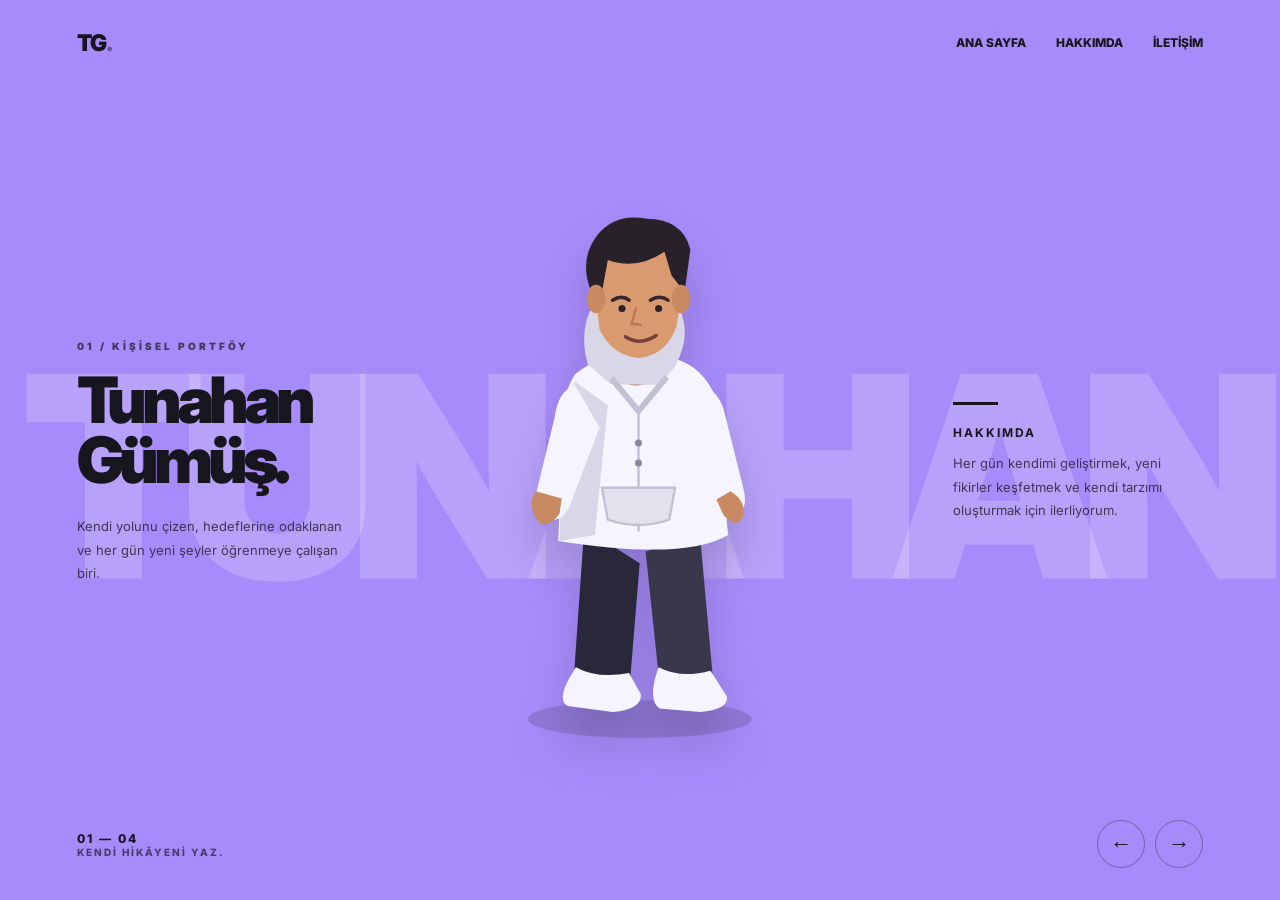
<file: index.html>
<!DOCTYPE html>
<html lang="tr">
<head>
<meta charset="UTF-8">
<meta name="viewport" content="width=device-width, initial-scale=1.0">
<title>Tunahan Gümüş | Portfolio</title>

<style>
@import url('https://fonts.googleapis.com/css2?family=Inter:wght@400;600;800;900&display=swap');

:root {
  --bg: #a78bfa;
  --ink: #17151d;
  --white: #fff;
}

* {
  margin: 0;
  padding: 0;
  box-sizing: border-box;
}

body {
  font-family: Inter, Arial, sans-serif;
  background: var(--bg);
  color: var(--ink);
  min-height: 100vh;
  overflow-x: hidden;
  transition: background .6s ease;
}

header {
  height: 85px;
  padding: 0 6%;
  display: flex;
  align-items: center;
  justify-content: space-between;
  position: relative;
  z-index: 5;
}

.logo {
  font-size: 23px;
  font-weight: 900;
  letter-spacing: -1px;
}

.logo span {
  opacity: .45;
}

nav {
  display: flex;
  gap: 30px;
}

nav a {
  color: inherit;
  text-decoration: none;
  font-size: 12px;
  font-weight: 800;
  text-transform: uppercase;
}

nav a:hover {
  opacity: .55;
}

.scene {
  min-height: calc(100vh - 85px);
  position: relative;
  display: grid;
  grid-template-columns: 1fr 1.2fr 1fr;
  align-items: center;
  padding: 30px 6% 90px;
  gap: 20px;
  overflow: hidden;
}

.big-text {
  position: absolute;
  top: 48%;
  left: 50%;
  transform: translate(-50%, -50%);
  font-size: clamp(100px, 22vw, 320px);
  font-weight: 900;
  letter-spacing: -0.1em;
  white-space: nowrap;
  color: rgba(255,255,255,.19);
  pointer-events: none;
  user-select: none;
}

.left, .right, .character {
  position: relative;
  z-index: 2;
}

.left {
  align-self: center;
}

.label {
  font-size: 10px;
  font-weight: 900;
  letter-spacing: 3px;
  text-transform: uppercase;
  opacity: .7;
  margin-bottom: 18px;
}

.left h1 {
  font-size: clamp(40px, 5vw, 76px);
  line-height: .95;
  letter-spacing: -5px;
  font-weight: 900;
}

.left h1 span {
  display: block;
}

.description {
  margin-top: 24px;
  max-width: 270px;
  font-size: 13px;
  line-height: 1.8;
  opacity: .75;
}

.character {
  height: min(590px, 68vh);
  min-height: 350px;
  display: flex;
  align-items: center;
  justify-content: center;
  animation: float 4s ease-in-out infinite;
}

.character svg {
  height: 100%;
  width: 100%;
  max-width: 430px;
  overflow: visible;
  filter: drop-shadow(0 28px 22px rgba(0,0,0,.15));
}

.right {
  justify-self: end;
  max-width: 250px;
}

.right h2 {
  font-size: 12px;
  letter-spacing: 2px;
  margin-bottom: 12px;
  text-transform: uppercase;
}

.right p {
  font-size: 13px;
  line-height: 1.8;
  opacity: .75;
}

.line {
  width: 45px;
  height: 3px;
  background: currentColor;
  margin-bottom: 20px;
}

.controls {
  position: absolute;
  bottom: 32px;
  left: 6%;
  right: 6%;
  display: flex;
  align-items: center;
  justify-content: space-between;
  z-index: 4;
}

.counter {
  font-size: 12px;
  font-weight: 800;
  letter-spacing: 2px;
}

.arrows {
  display: flex;
  gap: 10px;
}

.arrows button {
  width: 48px;
  height: 48px;
  border: 1px solid rgba(0,0,0,.3);
  border-radius: 50%;
  background: transparent;
  color: inherit;
  font-size: 22px;
  cursor: pointer;
  transition: .2s;
}

.arrows button:hover {
  background: var(--ink);
  color: var(--bg);
  transform: scale(1.07);
}

.bottom-note {
  font-size: 10px;
  font-weight: 800;
  letter-spacing: 2px;
  opacity: .65;
}

@keyframes float {
  0%, 100% { transform: translateY(0) rotate(-1deg); }
  50% { transform: translateY(-13px) rotate(1deg); }
}

@media (max-width: 800px) {
  header {
    height: 70px;
    padding: 0 5%;
  }

  nav {
    gap: 13px;
  }

  nav a {
    font-size: 9px;
  }

  .scene {
    min-height: calc(100vh - 70px);
    grid-template-columns: 1fr 1fr;
    padding: 35px 6% 110px;
    gap: 5px;
  }

  .left {
    grid-column: 1 / 3;
    grid-row: 1;
    align-self: end;
    z-index: 3;
  }

  .left h1 {
    font-size: clamp(43px, 10vw, 70px);
    letter-spacing: -3px;
  }

  .description {
    max-width: 300px;
    margin-top: 12px;
  }

  .character {
    grid-column: 1 / 3;
    grid-row: 2;
    height: 42vh;
    min-height: 260px;
    margin-top: -5px;
  }

  .right {
    grid-column: 1 / 3;
    grid-row: 3;
    justify-self: start;
    max-width: 100%;
  }

  .right h2 {
    margin-bottom: 5px;
  }

  .right p {
    max-width: 350px;
  }

  .big-text {
    top: 48%;
    font-size: 27vw;
  }

  .controls {
    bottom: 20px;
  }

  .bottom-note {
    display: none;
  }

  .arrows button {
    width: 42px;
    height: 42px;
  }
}

@media (prefers-reduced-motion: reduce) {
  *, *::before, *::after {
    animation-duration: .01ms !important;
    transition-duration: .01ms !important;
  }
}
</style>
</head>

<body>

<header>
  <div class="logo">TG<span>.</span></div>
  <nav>
    <a href="#home">Ana Sayfa</a>
    <a href="#about" onclick="showScene(0)">Hakkımda</a>
    <a href="#contact" onclick="showScene(3)">İletişim</a>
  </nav>
</header>

<main class="scene" id="home">
  <div class="big-text" id="bigText">TUNAHAN</div>

  <section class="left">
    <div class="label" id="label">01 / KİŞİSEL PORTFÖY</div>
    <h1 id="heading">
      Tunahan
      <span>Gümüş.</span>
    </h1>
    <p class="description" id="description">
      Kendi yolunu çizen, hedeflerine odaklanan ve her gün yeni şeyler
      öğrenmeye çalışan biri.
    </p>
  </section>

  <div class="character" id="character">
    <svg viewBox="0 0 320 500" role="img"
         aria-label="Stilize çizgi karakter">
      <!-- Shadow -->
      <ellipse cx="160" cy="467" rx="95" ry="16"
               fill="#17151d" opacity=".16"/>

      <!-- Legs -->
      <path d="M113 305 L105 420 Q103 445 126 445
               L151 445 L160 335 Z" fill="#29283a"/>
      <path d="M165 325 L175 420 Q176 443 199 443
               L223 443 L211 310 Z" fill="#39374c"/>

      <!-- Shoes -->
      <path d="M106 423 Q124 433 151 428 L161 446
               Q162 459 137 461 L99 456 Q88 450 106 423Z"
            fill="#f6f4ff"/>
      <path d="M176 423 Q195 433 220 426 L234 448
               Q235 459 211 461 L177 458 Q166 451 176 423Z"
            fill="#f6f4ff"/>

      <!-- Body / hoodie -->
      <path d="M105 175 Q127 157 151 160 L182 160
               Q209 164 222 189 L235 311
               Q198 333 91 316 L95 208 Q96 189 105 175Z"
            fill="#f6f4ff"/>

      <!-- Hoodie shadow -->
      <path d="M105 181 L133 201 L122 311 L92 316 L95 208Z"
            fill="#d9d6e8"/>

      <!-- Neck -->
      <path d="M137 139 L139 176 Q159 195 181 171
               L176 135Z" fill="#b97853"/>

      <!-- Arms -->
      <path d="M105 184 Q91 189 88 211 L72 277
               Q69 293 83 298 Q96 300 102 283
               L126 220Z" fill="#f6f4ff"/>
      <path d="M216 186 Q229 191 233 212 L248 272
               Q253 291 238 297 Q226 300 220 282
               L198 221Z" fill="#f6f4ff"/>

      <!-- Hands -->
      <path d="M72 274 Q64 286 74 300 Q83 306 92 293
               L94 280Z" fill="#c98a62"/>
      <path d="M237 274 Q250 282 248 295 Q242 307 231 294
               L225 281Z" fill="#c98a62"/>

      <!-- Hood -->
      <path d="M116 166 Q107 135 124 110
               Q157 84 189 111 Q207 137 190 168
               L177 184 L135 183Z" fill="#d9d6e8"/>

      <!-- Head -->
      <path d="M121 95 Q124 64 158 63
               Q194 65 198 97 L191 135
               Q182 159 159 161 Q137 159 126 137Z"
            fill="#d99a70"/>

      <!-- Hair -->
      <path d="M119 105 Q108 78 124 57
               Q139 38 166 43 Q196 43 203 69
               L198 105 L187 91 L181 71
               Q157 87 133 78 L128 105Z"
            fill="#29212a"/>

      <!-- Ears -->
      <ellipse cx="123" cy="111" rx="8" ry="12" fill="#c98a62"/>
      <ellipse cx="195" cy="111" rx="8" ry="12" fill="#c98a62"/>

      <!-- Face details -->
      <path d="M137 112 Q145 107 151 112"
            fill="none" stroke="#38272a" stroke-width="3"
            stroke-linecap="round"/>
      <path d="M169 112 Q177 107 184 112"
            fill="none" stroke="#38272a" stroke-width="3"
            stroke-linecap="round"/>
      <circle cx="145" cy="119" r="3" fill="#29212a"/>
      <circle cx="176" cy="119" r="3" fill="#29212a"/>
      <path d="M157 119 L153 132 L161 133"
            fill="none" stroke="#b97853" stroke-width="2"
            stroke-linecap="round"/>
      <path d="M148 143 Q160 151 174 142"
            fill="none" stroke="#75433b" stroke-width="3"
            stroke-linecap="round"/>

      <!-- Hoodie details -->
      <path d="M136 178 L159 206 L183 177"
            fill="none" stroke="#c4c0d4" stroke-width="5"/>
      <path d="M159 207 L159 308"
            stroke="#c4c0d4" stroke-width="2"/>
      <circle cx="159" cy="233" r="3" fill="#8b879e"/>
      <circle cx="159" cy="250" r="3" fill="#8b879e"/>

      <!-- Pocket -->
      <path d="M128 271 L190 271 L185 298
               Q159 307 133 298Z"
            fill="#e4e1ef" stroke="#c4c0d4" stroke-width="2"/>
    </svg>
  </div>

  <section class="right" id="about">
    <div class="line"></div>
    <h2 id="rightTitle">Hakkımda</h2>
    <p id="rightText">
      Her gün kendimi geliştirmek, yeni fikirler keşfetmek ve kendi
      tarzımı oluşturmak için ilerliyorum.
    </p>
  </section>

  <div class="controls">
    <div>
      <div class="counter" id="counter">01 — 04</div>
      <div class="bottom-note">KENDİ HİKÂYENİ YAZ.</div>
    </div>

    <div class="arrows">
      <button onclick="changeScene(-1)" aria-label="Önceki sahne">←</button>
      <button onclick="changeScene(1)" aria-label="Sonraki sahne">→</button>
    </div>
  </div>
</main>

<script>
const scenes = [
  {
    bg: "#a78bfa",
    big: "TUNAHAN",
    label: "01 / KİŞİSEL PORTFÖY",
    first: "Tunahan",
    second: "Gümüş.",
    description: "Kendi yolunu çizen, hedeflerine odaklanan ve her gün yeni şeyler öğrenmeye çalışan biri.",
    title: "Hakkımda",
    text: "Her gün kendimi geliştirmek, yeni fikirler keşfetmek ve kendi tarzımı oluşturmak için ilerliyorum."
  },
  {
    bg: "#f4a261",
    big: "HEDEF",
    label: "02 / VİZYON",
    first: "Büyük",
    second: "Düşün.",
    description: "Hayallerin peşinden gitmek ve hedefleri gerçek adımlara dönüştürmek.",
    title: "Vizyonum",
    text: "Yeni hedefler belirlemek, farklı şeyler denemek ve kendi başarı hikâyemi yazmak."
  },
  {
    bg: "#b9c0c9",
    big: "TARZ",
    label: "03 / KARAKTER",
    first: "Kendi",
    second: "Tarzım.",
    description: "Özgün olmak, fikirlerini ortaya koymak ve her zaman kendin kalmak.",
    title: "Karakterim",
    text: "Beni anlatan şey sadece sözlerim değil; seçimlerim, hedeflerim ve yaptığım işler."
  },
  {
    bg: "#67c7dc",
    big: "MERHABA",
    label: "04 / İLETİŞİM",
    first: "İletişim",
    second: "Kuralım.",
    description: "Yeni bağlantılar ve yeni fırsatlar için her zaman bir başlangıç noktası vardır.",
    title: "Bana Ulaş",
    text: "Sosyal medya hesaplarını ve iletişim bağlantılarını bu alana ekleyebilirsin."
  }
];

let current = 0;

function showScene(index) {
  current = (index + scenes.length) % scenes.length;
  const s = scenes[current];

  document.documentElement.style.setProperty("--bg", s.bg);
  document.getElementById("bigText").textContent = s.big;
  document.getElementById("label").textContent = s.label;

  document.getElementById("heading").innerHTML =
    s.first + "<span>" + s.second + "</span>";

  document.getElementById("description").textContent = s.description;
  document.getElementById("rightTitle").textContent = s.title;
  document.getElementById("rightText").textContent = s.text;
  document.getElementById("counter").textContent =
    String(current + 1).padStart(2, "0") + " — 04";

  const character = document.getElementById("character");
  character.style.animation = "none";
  void character.offsetWidth;
  character.style.animation = "float 4s ease-in-out infinite";
}

function changeScene(direction) {
  showScene(current + direction);
}

document.addEventListener("keydown", event => {
  if (event.key === "ArrowRight") changeScene(1);
  if (event.key === "ArrowLeft") changeScene(-1);
});

showScene(0);
</script>

</body>
</html>
</file>
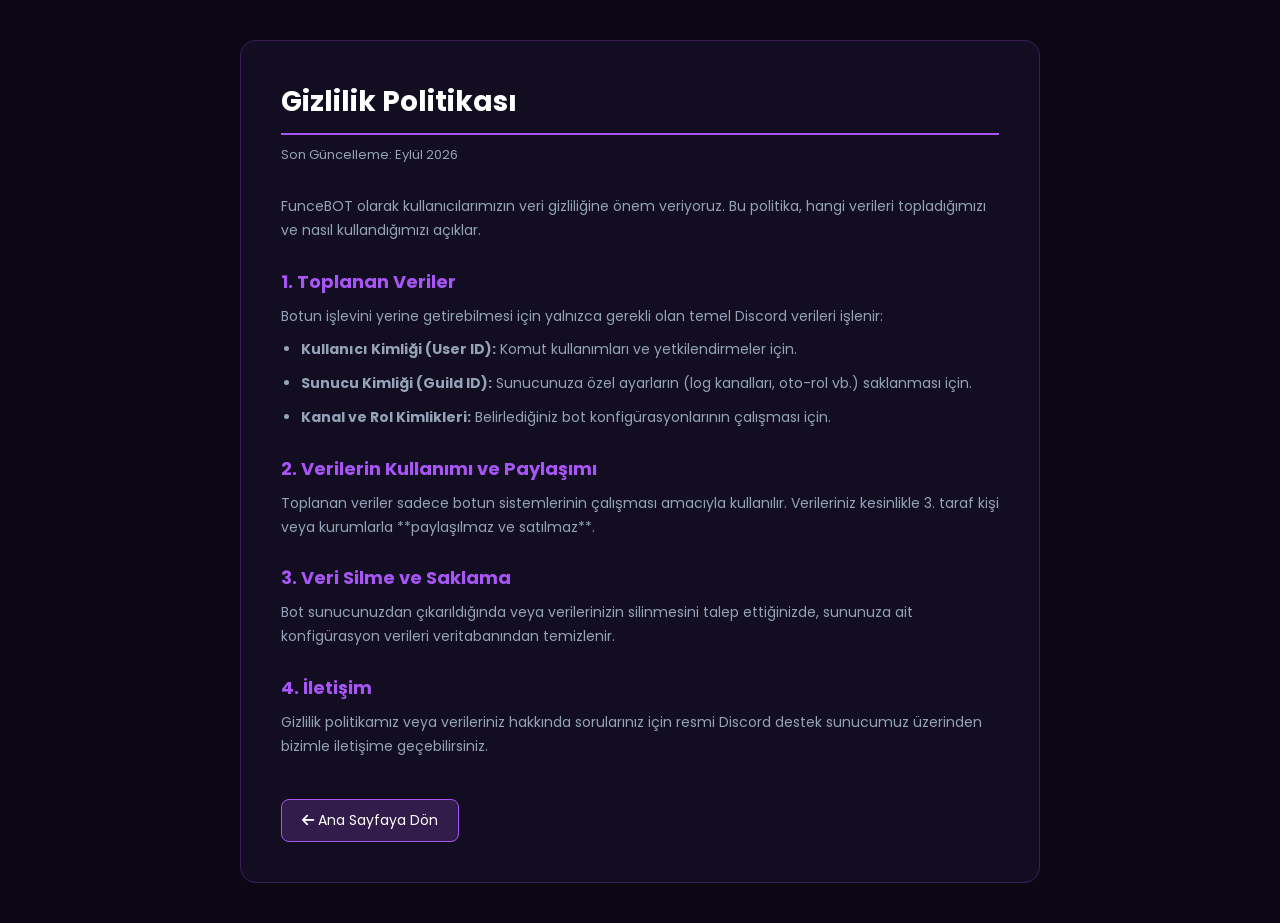
<file: privacy.html>
<!DOCTYPE html>
<html lang="tr">
<head>
    <meta charset="UTF-8">
    <meta name="viewport" content="width=device-width, initial-scale=1.0">
    <title>Gizlilik Politikası - FunceBOT</title>
    <link rel="stylesheet" href="https://cdnjs.cloudflare.com/ajax/libs/font-awesome/6.4.0/css/all.min.css">
    <link href="https://fonts.googleapis.com/css2?family=Poppins:wght@300;400;600;700&display=swap" rel="stylesheet">
    <style>
        :root {
            --bg-color: #0b0714;
            --card-bg: rgba(22, 16, 38, 0.75);
            --border-color: rgba(168, 85, 247, 0.25);
            --primary-purple: #a855f7;
            --text-color: #f1f5f9;
            --text-muted: #94a3b8;
        }

        * { margin: 0; padding: 0; box-sizing: border-box; font-family: 'Poppins', sans-serif; }
        body { background-color: var(--bg-color); color: var(--text-color); padding: 40px 20px; min-height: 100vh; }
        .container { max-width: 800px; margin: 0 auto; background: var(--card-bg); border: 1px solid var(--border-color); border-radius: 16px; padding: 40px; backdrop-filter: blur(12px); }
        h1 { font-size: 28px; color: #fff; margin-bottom: 10px; border-bottom: 2px solid var(--primary-purple); padding-bottom: 10px; }
        .date { font-size: 13px; color: var(--text-muted); margin-bottom: 30px; }
        h2 { font-size: 18px; color: var(--primary-purple); margin: 25px 0 10px; }
        p, li { font-size: 14px; color: var(--text-muted); line-height: 1.7; margin-bottom: 10px; }
        ul { padding-left: 20px; }
        a { color: var(--primary-purple); text-decoration: none; }
        a:hover { text-decoration: underline; }
        .btn-back { display: inline-block; margin-top: 30px; padding: 10px 20px; background: rgba(168, 85, 247, 0.2); border: 1px solid var(--primary-purple); color: #fff; border-radius: 8px; font-size: 14px; }
    </style>
</head>
<body>
    <div class="container">
        <h1>Gizlilik Politikası</h1>
        <div class="date">Son Güncelleme: Eylül 2026</div>

        <p>FunceBOT olarak kullanıcılarımızın veri gizliliğine önem veriyoruz. Bu politika, hangi verileri topladığımızı ve nasıl kullandığımızı açıklar.</p>

        <h2>1. Toplanan Veriler</h2>
        <p>Botun işlevini yerine getirebilmesi için yalnızca gerekli olan temel Discord verileri işlenir:</p>
        <ul>
            <li><b>Kullanıcı Kimliği (User ID):</b> Komut kullanımları ve yetkilendirmeler için.</li>
            <li><b>Sunucu Kimliği (Guild ID):</b> Sunucunuza özel ayarların (log kanalları, oto-rol vb.) saklanması için.</li>
            <li><b>Kanal ve Rol Kimlikleri:</b> Belirlediğiniz bot konfigürasyonlarının çalışması için.</li>
        </ul>

        <h2>2. Verilerin Kullanımı ve Paylaşımı</h2>
        <p>Toplanan veriler sadece botun sistemlerinin çalışması amacıyla kullanılır. Verileriniz kesinlikle 3. taraf kişi veya kurumlarla **paylaşılmaz ve satılmaz**.</p>

        <h2>3. Veri Silme ve Saklama</h2>
        <p>Bot sunucunuzdan çıkarıldığında veya verilerinizin silinmesini talep ettiğinizde, sununuza ait konfigürasyon verileri veritabanından temizlenir.</p>

        <h2>4. İletişim</h2>
        <p>Gizlilik politikamız veya verileriniz hakkında sorularınız için resmi Discord destek sunucumuz üzerinden bizimle iletişime geçebilirsiniz.</p>

        <a href="index.html" class="btn-back"><i class="fa-solid fa-arrow-left"></i> Ana Sayfaya Dön</a>
    </div>
</body>
</html>
</file>
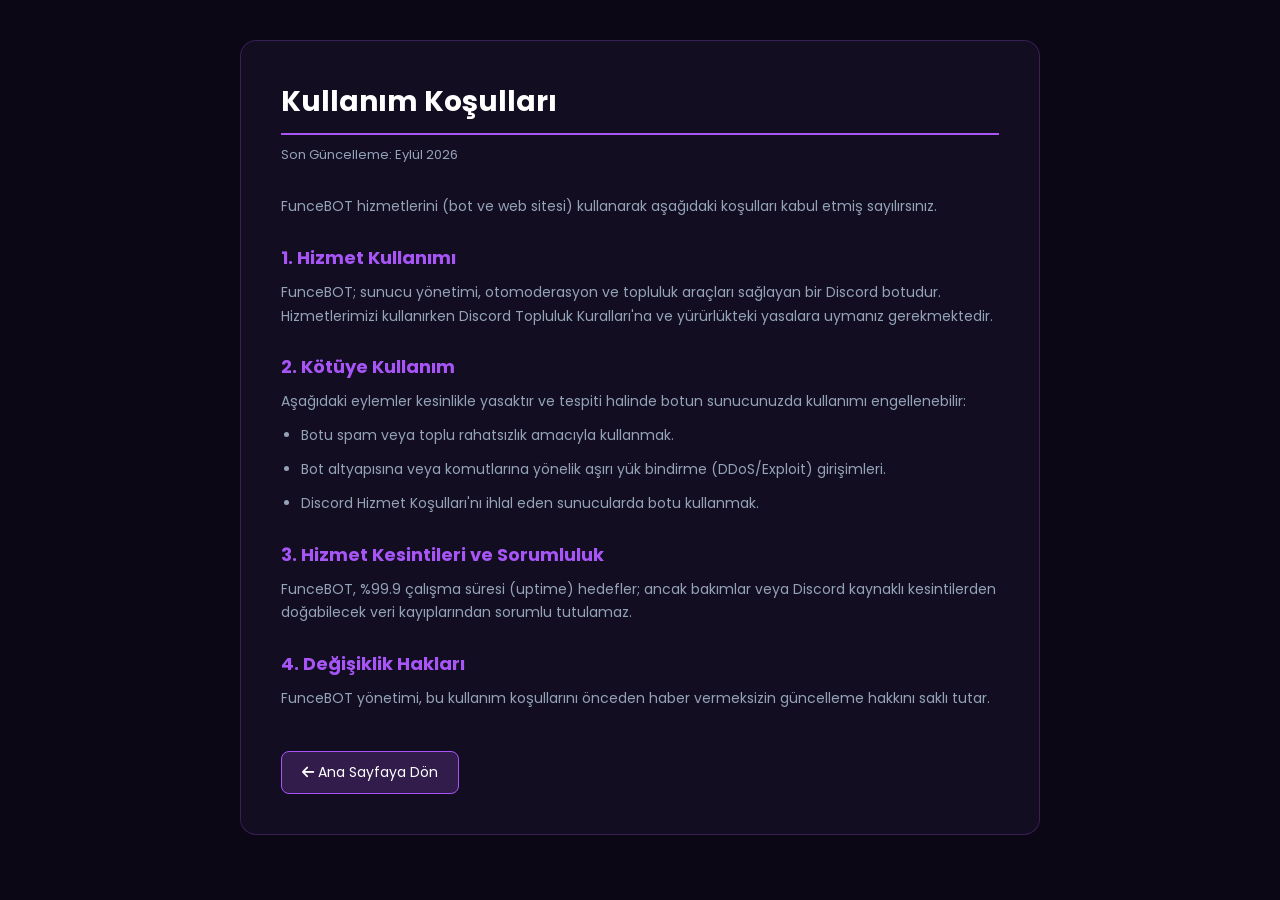
<file: terms.html>
<!DOCTYPE html>
<html lang="tr">
<head>
    <meta charset="UTF-8">
    <meta name="viewport" content="width=device-width, initial-scale=1.0">
    <title>Kullanım Koşulları - FunceBOT</title>
    <link rel="stylesheet" href="https://cdnjs.cloudflare.com/ajax/libs/font-awesome/6.4.0/css/all.min.css">
    <link href="https://fonts.googleapis.com/css2?family=Poppins:wght@300;400;600;700&display=swap" rel="stylesheet">
    <style>
        :root {
            --bg-color: #0b0714;
            --card-bg: rgba(22, 16, 38, 0.75);
            --border-color: rgba(168, 85, 247, 0.25);
            --primary-purple: #a855f7;
            --text-color: #f1f5f9;
            --text-muted: #94a3b8;
        }

        * { margin: 0; padding: 0; box-sizing: border-box; font-family: 'Poppins', sans-serif; }
        body { background-color: var(--bg-color); color: var(--text-color); padding: 40px 20px; min-height: 100vh; }
        .container { max-width: 800px; margin: 0 auto; background: var(--card-bg); border: 1px solid var(--border-color); border-radius: 16px; padding: 40px; backdrop-filter: blur(12px); }
        h1 { font-size: 28px; color: #fff; margin-bottom: 10px; border-bottom: 2px solid var(--primary-purple); padding-bottom: 10px; }
        .date { font-size: 13px; color: var(--text-muted); margin-bottom: 30px; }
        h2 { font-size: 18px; color: var(--primary-purple); margin: 25px 0 10px; }
        p, li { font-size: 14px; color: var(--text-muted); line-height: 1.7; margin-bottom: 10px; }
        ul { padding-left: 20px; }
        a { color: var(--primary-purple); text-decoration: none; }
        a:hover { text-decoration: underline; }
        .btn-back { display: inline-block; margin-top: 30px; padding: 10px 20px; background: rgba(168, 85, 247, 0.2); border: 1px solid var(--primary-purple); color: #fff; border-radius: 8px; font-size: 14px; }
    </style>
</head>
<body>
    <div class="container">
        <h1>Kullanım Koşulları</h1>
        <div class="date">Son Güncelleme: Eylül 2026</div>

        <p>FunceBOT hizmetlerini (bot ve web sitesi) kullanarak aşağıdaki koşulları kabul etmiş sayılırsınız.</p>

        <h2>1. Hizmet Kullanımı</h2>
        <p>FunceBOT; sunucu yönetimi, otomoderasyon ve topluluk araçları sağlayan bir Discord botudur. Hizmetlerimizi kullanırken Discord Topluluk Kuralları'na ve yürürlükteki yasalara uymanız gerekmektedir.</p>

        <h2>2. Kötüye Kullanım</h2>
        <p>Aşağıdaki eylemler kesinlikle yasaktır ve tespiti halinde botun sunucunuzda kullanımı engellenebilir:</p>
        <ul>
            <li>Botu spam veya toplu rahatsızlık amacıyla kullanmak.</li>
            <li>Bot altyapısına veya komutlarına yönelik aşırı yük bindirme (DDoS/Exploit) girişimleri.</li>
            <li>Discord Hizmet Koşulları'nı ihlal eden sunucularda botu kullanmak.</li>
        </ul>

        <h2>3. Hizmet Kesintileri ve Sorumluluk</h2>
        <p>FunceBOT, %99.9 çalışma süresi (uptime) hedefler; ancak bakımlar veya Discord kaynaklı kesintilerden doğabilecek veri kayıplarından sorumlu tutulamaz.</p>

        <h2>4. Değişiklik Hakları</h2>
        <p>FunceBOT yönetimi, bu kullanım koşullarını önceden haber vermeksizin güncelleme hakkını saklı tutar.</p>

        <a href="index.html" class="btn-back"><i class="fa-solid fa-arrow-left"></i> Ana Sayfaya Dön</a>
    </div>
</body>
</html>
</file>
